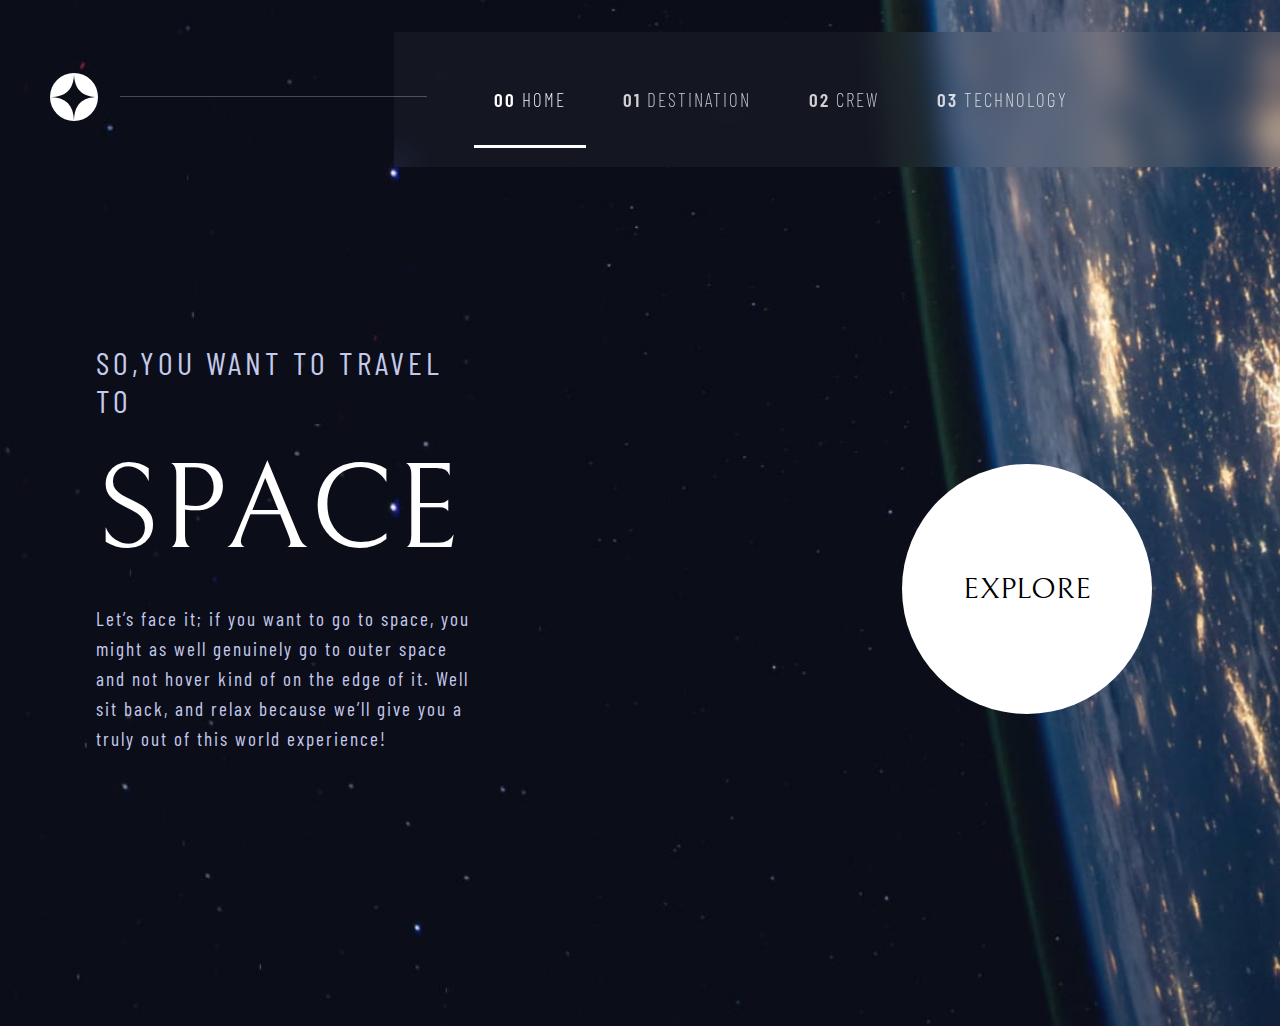
<file: index.html>
<!DOCTYPE html>
<html lang="en">
  <head>
    <meta charset="UTF-8" />
    <meta http-equiv="X-UA-Compatible" content="IE=edge" />
    <meta name="viewport" content="width=device-width, initial-scale=1.0" />

    <link rel="preconnect" href="https://fonts.googleapis.com" />
    <link rel="preconnect" href="https://fonts.gstatic.com" crossorigin />
    <link rel="stylesheet" href="Css/style.css" />
    <script src="Js/script.js" defer></script>
    <link rel="shortcut icon" href="assets/favicon.jpg" type="image/x-icon" />
    <title>Home</title>
  </head>
  <body>
    <div class="container">
      <header class="header">
        <nav>
          <div class="navcontainer">
            <div class="logo">
              <img src="assets/shared/logo.svg" alt="" />
            </div>
            <img
              src="assets/hamburger icon.svg"
              alt=""
              class="hamburger"
              id="hamburger"
            />
            <div class="navlinks">
              <img src="assets/Group.svg" alt="" class="close" />
              <ul>
                <li>
                  <a class="active" href="index.html"><span>00</span> HOME</a>
                </li>
                <li>
                  <a href="destination.html"><span>01</span> DESTINATION</a>
                </li>
                <li>
                  <a href="crew.html"><span>02</span> CREW</a>
                </li>
                <li>
                  <a href="technology.html"><span>03</span> TECHNOLOGY</a>
                </li>
              </ul>
            </div>
          </div>
        </nav>
      </header>
      <div class="content-container">
        <div class="content">
          <h2>SO,YOU WANT TO TRAVEL TO</h2>
          <h1>SPACE</h1>
          <p>
            Let’s face it; if you want to go to space, you might as well
            genuinely go to outer space and not hover kind of on the edge of it.
            Well sit back, and relax because we’ll give you a truly out of this
            world experience!
          </p>
        </div>
        <div class="explore">
          <p>EXPLORE</p>
        </div>
      </div>
    </div>
  </body>
</html>
</file>
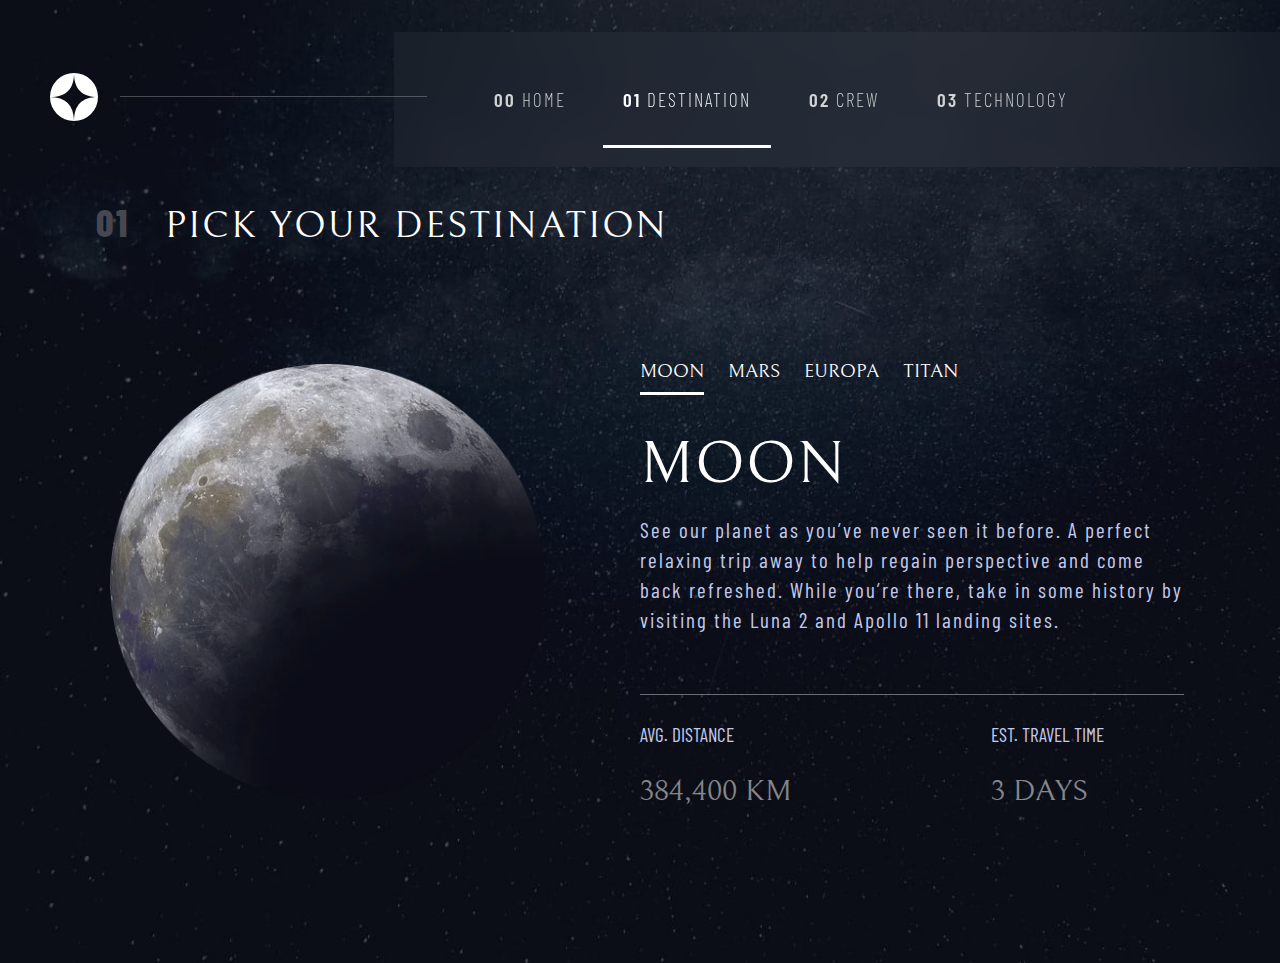
<file: destination.html>
<!DOCTYPE html>
<html lang="en">
  <head>
    <meta charset="UTF-8" />
    <meta http-equiv="X-UA-Compatible" content="IE=edge" />
    <meta name="viewport" content="width=device-width, initial-scale=1.0" />

    <link rel="preconnect" href="https://fonts.googleapis.com" />
    <link rel="preconnect" href="https://fonts.gstatic.com" crossorigin />
    <link
      href="https://fonts.googleapis.com/css2?family=Barlow&family=Barlow+Condensed&family=Bellefair&display=swap"
      rel="stylesheet"
    />
    <link rel="stylesheet" href="Css/style.css" />
    <script src="Js/destination.js" defer></script>
    <script src="Js/script.js" defer></script>
    <link rel="shortcut icon" href="assets/favicon.jpg" type="image/x-icon" />
    <title>Destination</title>
  </head>
  <body class="destination-body">
    <div class="container">
      <header class="header">
        <nav>
          <div class="navcontainer">
            <div class="logo">
              <img src="assets/shared/logo.svg" alt="" />
            </div>
            <img
              src="assets/hamburger icon.svg"
              alt=""
              class="hamburger"
              id="hamburger"
            />
            <div class="navlinks">
              <img src="assets/Group.svg" alt="" class="close" />
              <ul>
                <li>
                  <a href="index.html"><span>00</span> HOME</a>
                </li>
                <li>
                  <a class="active" href="destination.html"
                    ><span>01</span> DESTINATION</a
                  >
                </li>
                <li>
                  <a href="crew.html"><span>02</span> CREW</a>
                </li>
                <li>
                  <a href="technology.html"><span>03</span> TECHNOLOGY</a>
                </li>
              </ul>
            </div>
          </div>
        </nav>
      </header>

      <h1 class="heading"><span>01</span>&nbsp;&nbsp; PICK YOUR DESTINATION</h1>
      <div class="combine-main" id="destionation">
        <div class="setlites-img" id="img">
          <img
            src="assets/destination/image-moon.webp"
            alt="moon"
            class="main-img"
          />
        </div>
        <div class="about-combine">
          <div class="combine setlites">
            <ul>
              <li><a class="active" data-moon>MOON</a></li>
              <li><a data-mars class="mars">MARS</a></li>
              <li><a data-euripa>EUROPA</a></li>
              <li><a data-titan="">TITAN</a></li>
            </ul>
            <h1 id="setliteName">MOON</h1>
            <p id="discription">
              See our planet as you’ve never seen it before. A perfect relaxing
              trip away to help regain perspective and come back refreshed.
              While you’re there, take in some history by visiting the Luna 2
              and Apollo 11 landing sites.
            </p>
            <div class="time">
              <div>
                <span>AVG. DISTANCE</span>
                <h2 id="distance">384,400 KM</h2>
              </div>
              <div>
                <span>EST. TRAVEL TIME</span>
                <h2 id="timeTake">3 DAYS</h2>
              </div>
            </div>
          </div>
        </div>
      </div>
    </div>
  </body>
</html>
</file>
<file: Css/style.css>
@import url("https://fonts.googleapis.com/css2?family=Bellefair&display=swap");
@import url('https://fonts.googleapis.com/css2?family=Barlow+Condensed:ital,wght@0,100;0,200;0,300;0,400;0,500;0,600;0,700;0,800;1,100;1,200;1,300;1,400;1,500;1,600;1,700;1,800&display=swap');

body {
   background-image: url(../assets/home/background-home-desktop.jpg);
   background-size: cover;
   background-repeat: no-repeat;
   font-family: Arial, Helvetica, sans-serif;
   color: white;
   font-family: 'Bellefair', serif;
   font-size: clamp(.9rem, 2.5vw, 1.2rem);
}

* {
   padding: 0;
   margin: 0;
}

/* nav bar css  */
.navcontainer {
   display: flex;
   align-items: center;
   width: 100%;
   justify-content: space-between;
   position: relative;
}

.header {
   width: 100%;
   padding-block: 2rem;
   position: relative;
}

.navlinks {
   width: 48vw;
   height: 15vh;
   padding: 0 12rem 0 5rem;
   backdrop-filter: blur(16px);
   -webkit-backdrop-filter: blur(16px);
   background: rgba(255, 255, 255, 0.04);
   transition: right ease-in 1s;
}

.logo {
   padding-left: 50px;
}

.header::after {
   content: "";
   width: calc(100% - 76vw);
   border-top: 1px solid #fff;
   position: absolute;
   left: 120px;
   top: 48%;
   opacity: 0.25;
}

.close {
   display: none;
}

.hamburger {
   position: relative;
   left: 55%;
   z-index: 2;
   display: none;
}

.navlinks ul {
   display: flex;
   align-items: center;
   justify-content: space-between;
   align-items: center;
   height: 100%;
   list-style: none;
}

.navlinks a {
   text-decoration: none;
   color: inherit;
   font-family: "Barlow Condensed", sans-serif;
   font-weight: 200;
   font-size: clamp(.9rem, 2.5vw, 1.2rem);
   letter-spacing: 2px;
   opacity: 0.8;
   position: relative;
   padding: 0 20px;
}

.navlinks a span {
   font-weight: 600;
}

.navlinks a::after {
   content: "";
   background: #fff;
   width: 0%;
   height: 3px;
   position: absolute;
   top: 250%;
   left: 0px;
   z-index: 2;
}

.navlinks a:hover::after {
   width: 100%;
   transition: 250ms;
}

.navlinks a.active {
   opacity: 1;
}

.navlinks a.active::after {
   width: 100%;
}


/* navbar table mode css start */
@media(max-width: 1165px) {
   .navlinks {
      width: 65vw;
      padding: 0 0 0 4rem;
   }

   .header::after {
      width: calc(100% - 80vw);
   }
}

@media(max-width: 875px) {
   body {
      background-image: url(../assets/home/background-home-tablet.jpg);
      background-repeat: no-repeat;
      background-size: cover;
   }

   .logo img {
      width: 40px;
      height: 40px;
   }

   .navlinks {
      width: 59vw;
      height: 13vh;
      padding: 0 0 0 2rem;
   }

   .navlinks a {
      font-size: 1rem;
      padding: 0 10px;
   }

   .header {
      padding: 0;
   }

   .header::after {
      width: calc(100% - 75vw);
   }
}

@media(max-width: 770px) {
   .navcontainer {
      width: 100%;
      height: 15vh;
   }

   .navlinks {
      top: 283%;
      position: relative;
      width: 350px;
      height: 100vh;
      overflow: hidden;
      padding: 0;
      z-index: 2;
      right: -350px;
   }

   .hamburger {
      display: block;
   }

   .navlinks.open {
      right: 0px;
   }

   .close {
      display: block;
      padding: 2.5rem;
      position: relative;
      left: 70%;
      width: 20px;
      height: 20px;
   }

   .navlinks ul {
      padding: 2rem 2rem 0;
      flex-direction: column;
      justify-content: flex-start;
      align-items: flex-start;
   }

   .navlinks li {
      text-align: left;
      padding: 1rem 0;
   }

   .navlinks a {
      text-align: left;
   }

   .navlinks a::after {
      width: 0%;
      height: 3px;
      position: absolute;
      top: 50%;
      left: 368%;
      z-index: 2;
      transform: rotate(90deg);
   }

   .navlinks a:hover::after {
      width: 30%;
   }

   .navlinks a.active::after {
      width: 30%;
   }

   .header {
      padding: 0;
   }

   .header::after {
      width: 0;
   }
}

@media(max-width: 550px) {
   .navcontainer {
      width: 100%;
      height: 15vh;
   }

   .content h1 {
      font-size: 5rem;
   }

   .hamburger {
      left: 65%;
   }

   .logo {
      padding-left: 30px;
   }

   .navlinks a::after {
      left: 308%;
   }
}

/* navbar table mode css end */



.content-container {

   display: flex;
   align-items: center;
   justify-content: space-between;
   padding: 9rem 3rem 9rem 6rem;
}

.content {
   width: 30vw;
   font-weight: 400;
}

.content h2 {
   font-weight: 400;
   font-size: clamp(25px, 2.5vw, 32px);
   color: #c4caec;
   letter-spacing: 4px;
   font-family: "Barlow Condensed", sans-serif;
}

.content h1 {
   font-size: clamp(120px, 2.5vw, 180px);
   font-weight: 500;
   margin: 1.5rem 0;
}

.content p {
   font-size: clamp(.9rem, 2.5vw, 1.2rem);
   color: lightgrey;
   line-height: 30px;
   font-family: "Barlow Condensed", sans-serif;
   color: #c4caec;
   letter-spacing: 2px;
}

.explore {
   display: flex;
   align-items: center;
   justify-content: center;
   position: relative;
   font-size: clamp(20px, 2.5vw, 30px);
   width: 250px;
   height: 250px;
   background: white;
   color: black;
   border-radius: 50%;
   margin-right: 5rem;
   margin-top: 5rem;
}

.explore::before {
   content: "";
   background-color: #fff;
   height: 0vw;
   width: 0vw;
   border-radius: 50%;
   z-index: -1;
   position: absolute;
   opacity: 0.1;
   transition: all 0.3s cubic-bezier(0.86, 0, 0.07, 1);
   mix-blend-mode: normal;
}

.explore:hover::before {
   height: 470px;
   width: 470px;
}

/* // page destination */
.destination-body {
   background-image: url(../assets/destination/background-destination-desktop.jpg);
}

.setlites-img {
   width: 50%;
   display: flex;
   justify-content: center;
   align-items: center;
}

.setlites-img img {
   width: 80%;
   margin-right: 15%;
}

.setlites h1 {
   font-size: 100px;
   font-weight: 500;
   margin-block: 5rem;
}

.heading {
   margin: 0 0 0 6rem;
}

.time {
   display: flex;
   justify-content: space-between;
   padding: 0 5rem 0 0;
}

.time span {
   color: #c4caec;
   font-size: clamp(.9rem, 2.5vw, 1.2rem);
   font-family: "Barlow Condensed", sans-serif;
}

.time h2 {
   padding: 0.7rem 0;
   font-weight: 500;
   font-size: 1.8rem;
}


/* all pages linked css  */
.container {
   display: flex;
   justify-content: space-between;
   flex-direction: column;
   height: 100%;
   padding: 0 0 8rem;
   overflow: hidden;
}

.container h1 {
   font-family: 'Bellefair', serif;
   font-weight: 500;
   letter-spacing: 2px;
}

.container h1 span {
   font-family: "Barlow Condensed", sans-serif;
   font-weight: 800;
   color: #464750;
}

.combine-main {
   display: flex;
   justify-content: space-between;
   padding: 5rem 6rem 0;
}

.about-combine {
   width: 50%;
}



/* list start  */
.combine ul {
   display: flex;
   list-style: none;
   padding-block: 2rem;
}

.combine a {
   position: relative;
   padding: 0.7rem 0;
   margin-right: 1.5rem;
   cursor: pointer;
}

.combine a::after {
   content: "";
   background: #fff;
   width: 0%;
   height: 3px;
   position: absolute;
   top: 97%;
   left: 0px;
}

.combine a:hover::after {
   width: 100%;
   transition: 250ms;
}

.combine a.active {
   opacity: 1;
}

.combine a.active::after {
   width: 100%;
}

/* list end  */




.combine p {
   font-size: 21px;
   color: lightgrey;
   line-height: 30px;
   font-family: "Barlow Condensed", sans-serif;
   color: #c4caec;
   letter-spacing: 2px;
   margin: 0 0 5.5rem;
   position: relative;
}

.combine p::after {
   content: "";
   width: 100%;
   height: 1px;
   background-color: #fff;
   position: absolute;
   left: 0px;
   bottom: -60px;
   opacity: 0.4;
}

/* all pages linked css END */



/* // crew page */
.crew-body {
   background-image: url(../assets/crew/background-crew-desktop.jpg);
}

.container.crew {
   padding: 0;
   height: 140vh;
}

.combine h1 {
   font-size: 60px;
   font-weight: 500;
   margin: 1rem 0;
}

.combine h2 {
   font-size: 30px;
   font-weight: 500;
   margin: 1rem 0;
   opacity: 0.5;
}

.parent-crew-img {
   width: 50%;
}

.parent-crew-img img {
   width: 100%;
}

.about-combine.crew {
   width: 40%;
}

.combine.crew a i {
   font-size: 18px;
}

.combine.crew a:hover::after {
   width: 0%;
}

.combine.crew a:hover {
   color: #999999;
}

.combine.crew a {
   color: #363636;
}

.combine a.crew-active {
   color: #ffffff;
}


/* technology page  */
.tech-body {
   background-image: url(../assets/technology/background-technology-desktop.jpg);
}

.container.tech {
   padding: 0 0 0 2rem;
}

.flex-tech {
   display: flex;
   margin-right: 10px;
}

.number-parents {
   display: flex;
   flex-direction: column;
   justify-content: center;
   width: auto;
   padding: 0 2.5rem;
}

.number-parents ul {
   list-style: none;
   width: 10%;
}

.number-parents ul a {
   font-size: 30px;
   border: 1px solid white;
   padding: 20px 31px;
   border-radius: 50%;
}

.number-parents ul li {
   margin: 80px 20px;
}

.number-parents ul a:hover {
   background-color: rgba(255, 255, 255, 0.728);
   color: black;
}

.number-parents ul a.tech-active {
   background-color: white;
   color: black;
}

.about-combine.tech {
   width: 60%;
   display: flex;
   flex-direction: column;
   justify-content: center;
   align-items: center;
}

.combine-main.tech {
   padding: 5rem 0;
}

.combine.tech p {
   font-size: 21px;
   color: lightgrey;
   line-height: 30px;
   font-family: "Barlow Condensed", sans-serif;
   color: #c4caec;
   letter-spacing: 2px;
   margin: 0;
   position: relative;
}

.combine.tech p::after {
   opacity: 0;
}

.tech-img-parent {
   width: 40%;
}


@media(max-width: 1000px) {

   /* combine css  */
   .combine-main {
      flex-direction: column;
      justify-content: center;
      align-items: center;
      padding: 5rem 6rem 0;
   }

   .combine ul {
      justify-content: center;
   }

   .combine a {
      margin: 0 1.5rem;
   }

   .about-combine {
      padding: 2rem 0 0;
      width: 80%;
      text-align: center;
   }

   /* destination page responsive  */
   .destination-body {
      background-image: url(../assets/destination/background-destination-tablet.jpg);
   }

   .setlites-img {
      width: 80%;
   }

   .setlites-img img {
      width: 80%;
      margin-right: 0
   }

   .heading {
      margin: 3rem 0 0 3.5rem;
      font-size: 2rem;
   }

   /* crew page responsive css  */
   .crew-body {
      background-image: url(../assets/crew/background-crew-tablet.jpg);
   }

   .container.crew {
      padding: 0;
      height: auto;
   }

   .about-combine.crew {
      width: 80%;
   }

   .parent-crew-img {
      width: 80%;
      display: flex;
      justify-content: center;
   }

   .parent-crew-img img {
      padding-top: 2rem;
      width: 80%;

   }

   /* technology responsive css  */
   .container.tech {
      padding: 0;
   }
   .flex-tech {
      display: flex;
      flex-direction: column;
      justify-content: center;
      align-items: center;
   }

   .number-parents ul {
      display: flex;
   }
   .tech-img-parent {
      width: 100%;
   }
   .tech-img-parent img {
      width: 100%;
   }
   .combine-main.tech {
      flex-direction: column-reverse;

   }
      .about-combine.tech {
         width: 90%;
      }
}

@media(max-width: 875px) {

   /* home page responsive  */
   .content-container {
      flex-direction: column;
      text-align: center;
      padding: 5rem 3rem 5rem 3rem;

   }

   .content {
      width: 80%;
   }

   .explore {
      margin-right: 0rem;
      margin-top: 5rem;
   }

   /* home page responsive  END*/

}

@media(max-width: 770px) {

   /* destination page responsive  */
   .setlites-img {
      width: 90%;
   }

   .setlites-img img {
      width: 80%;
   }

   .time {
      padding: 0 0;
   }

   /* combine css  */
   .about-combine {
      width: 90%;
   }

   .combine-main {
      flex-direction: column;
      justify-content: center;
      align-items: center;
      padding: 5rem 2rem 0;
   }
}



@media(max-width: 570px) {

   /* home page responsive  */
   .content {
      width: 90%;
   }

   .content h1 {
      font-size: 4rem;
   }

   .explore {
      width: 200px;
      height: 200px;
      margin: 40px;
   }

   /* home page responsive  END*/

   /* destination page responsive css  */
   .destination-body {
      background-image: url(../assets/destination/background-destination-mobile.jpg);
   }

   .setlites-img img {
      width: 85%;
   }

   .time h2 {
      padding: 0.2rem 0;
      font-size: 1.5rem;
   }

   /* combine css  */
   .heading {
      font-size: 1.7rem;
      margin: 2rem 0 0 2rem;
   }

   .combine-main {
      padding: 5rem 1rem 0;
   }


   /* crew responsive css  */
   .crew-body {
      background-image: url(../assets/crew/background-crew-mobile.jpg);
   }

   .parent-crew-img img {
      width: 100%;
   }
   #crew-name {
      font-size: 2.5rem;
   }


   /* tech responsive css*/
      .about-combine.tech {
         width: 70%;
      }
}
</file>
